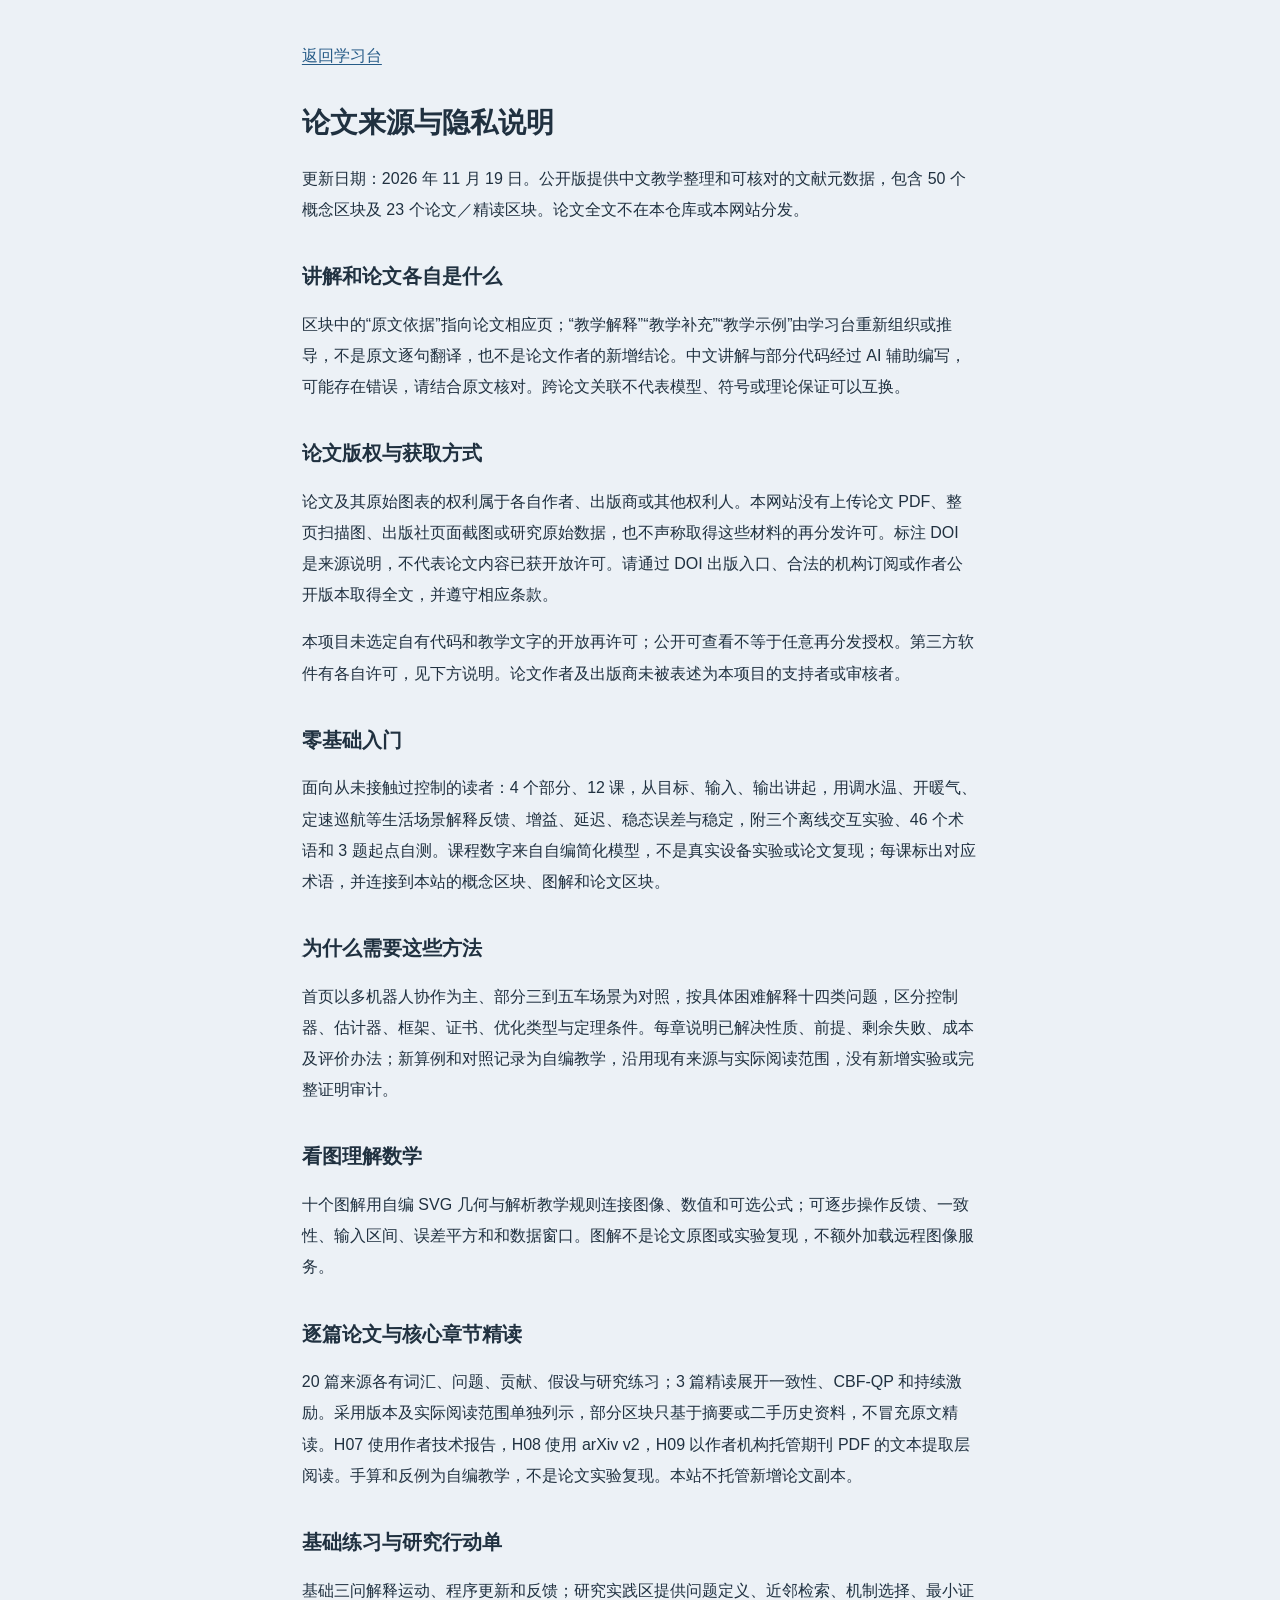
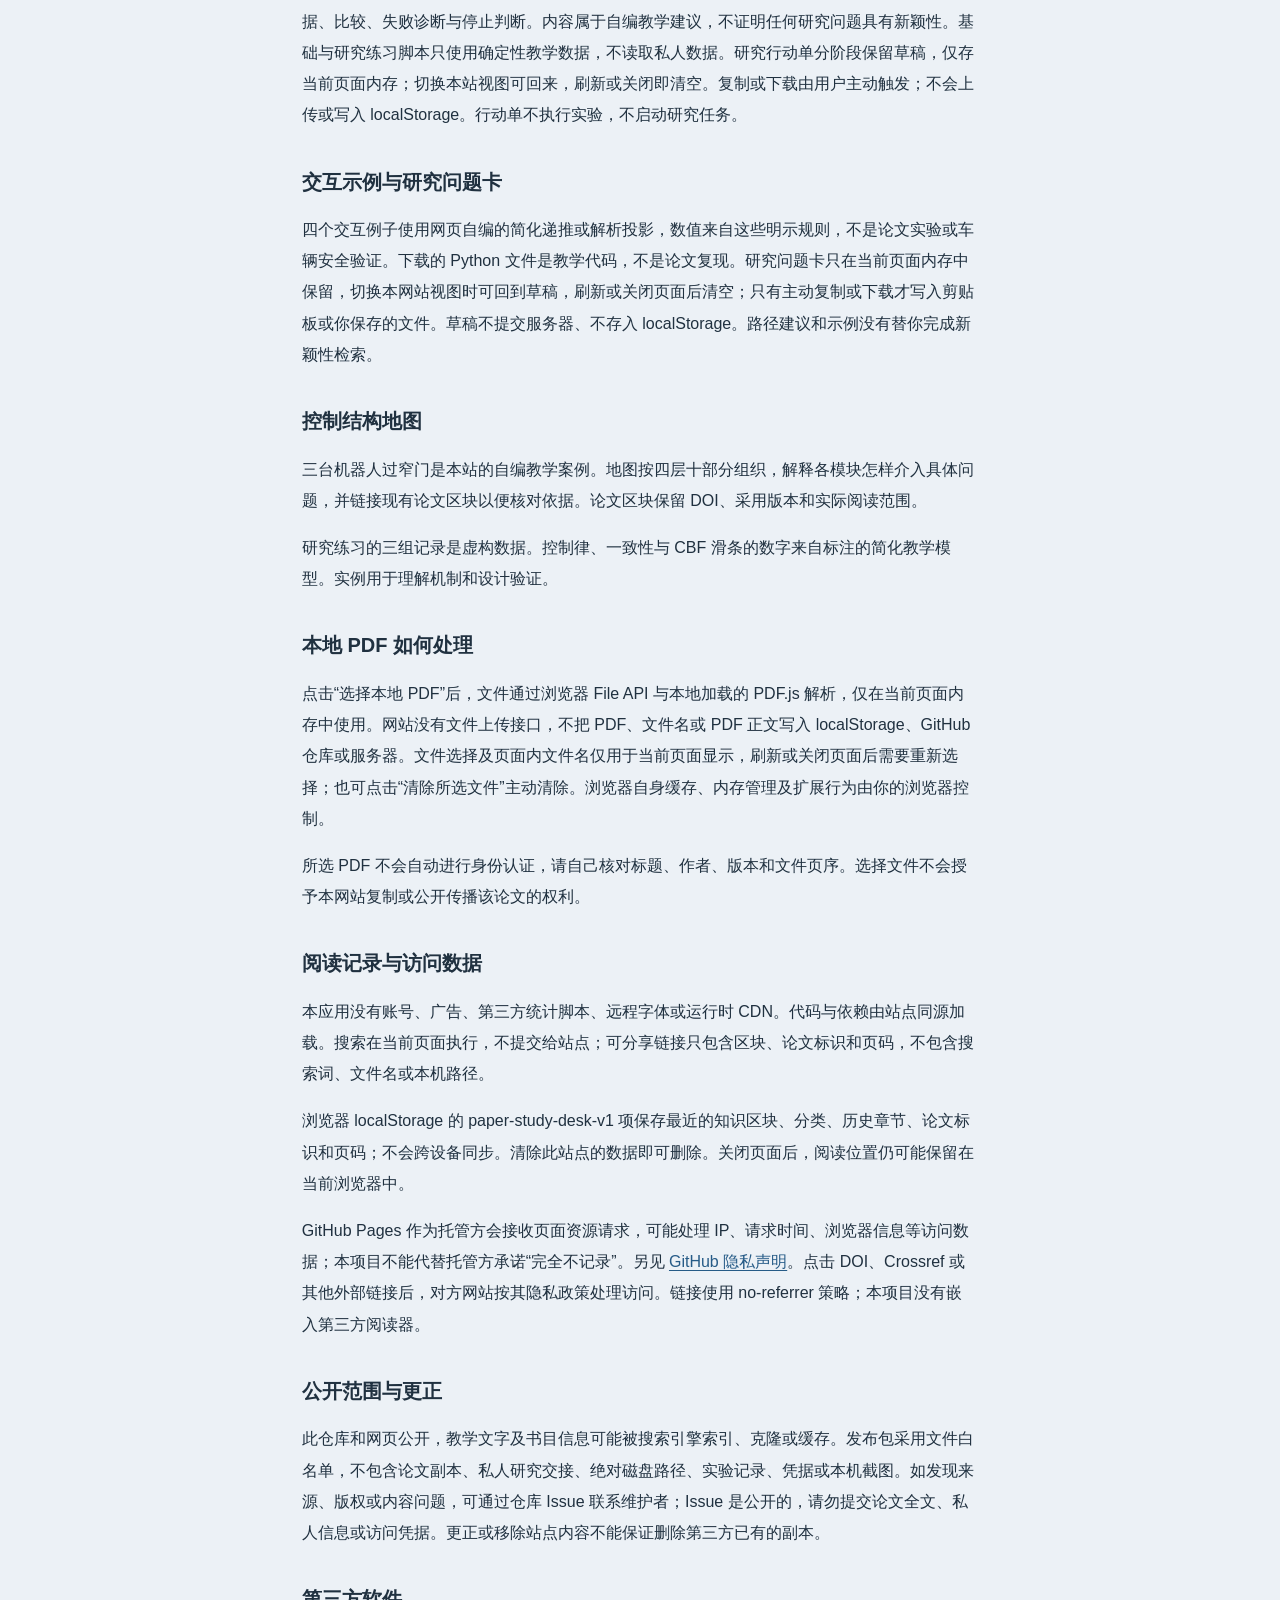
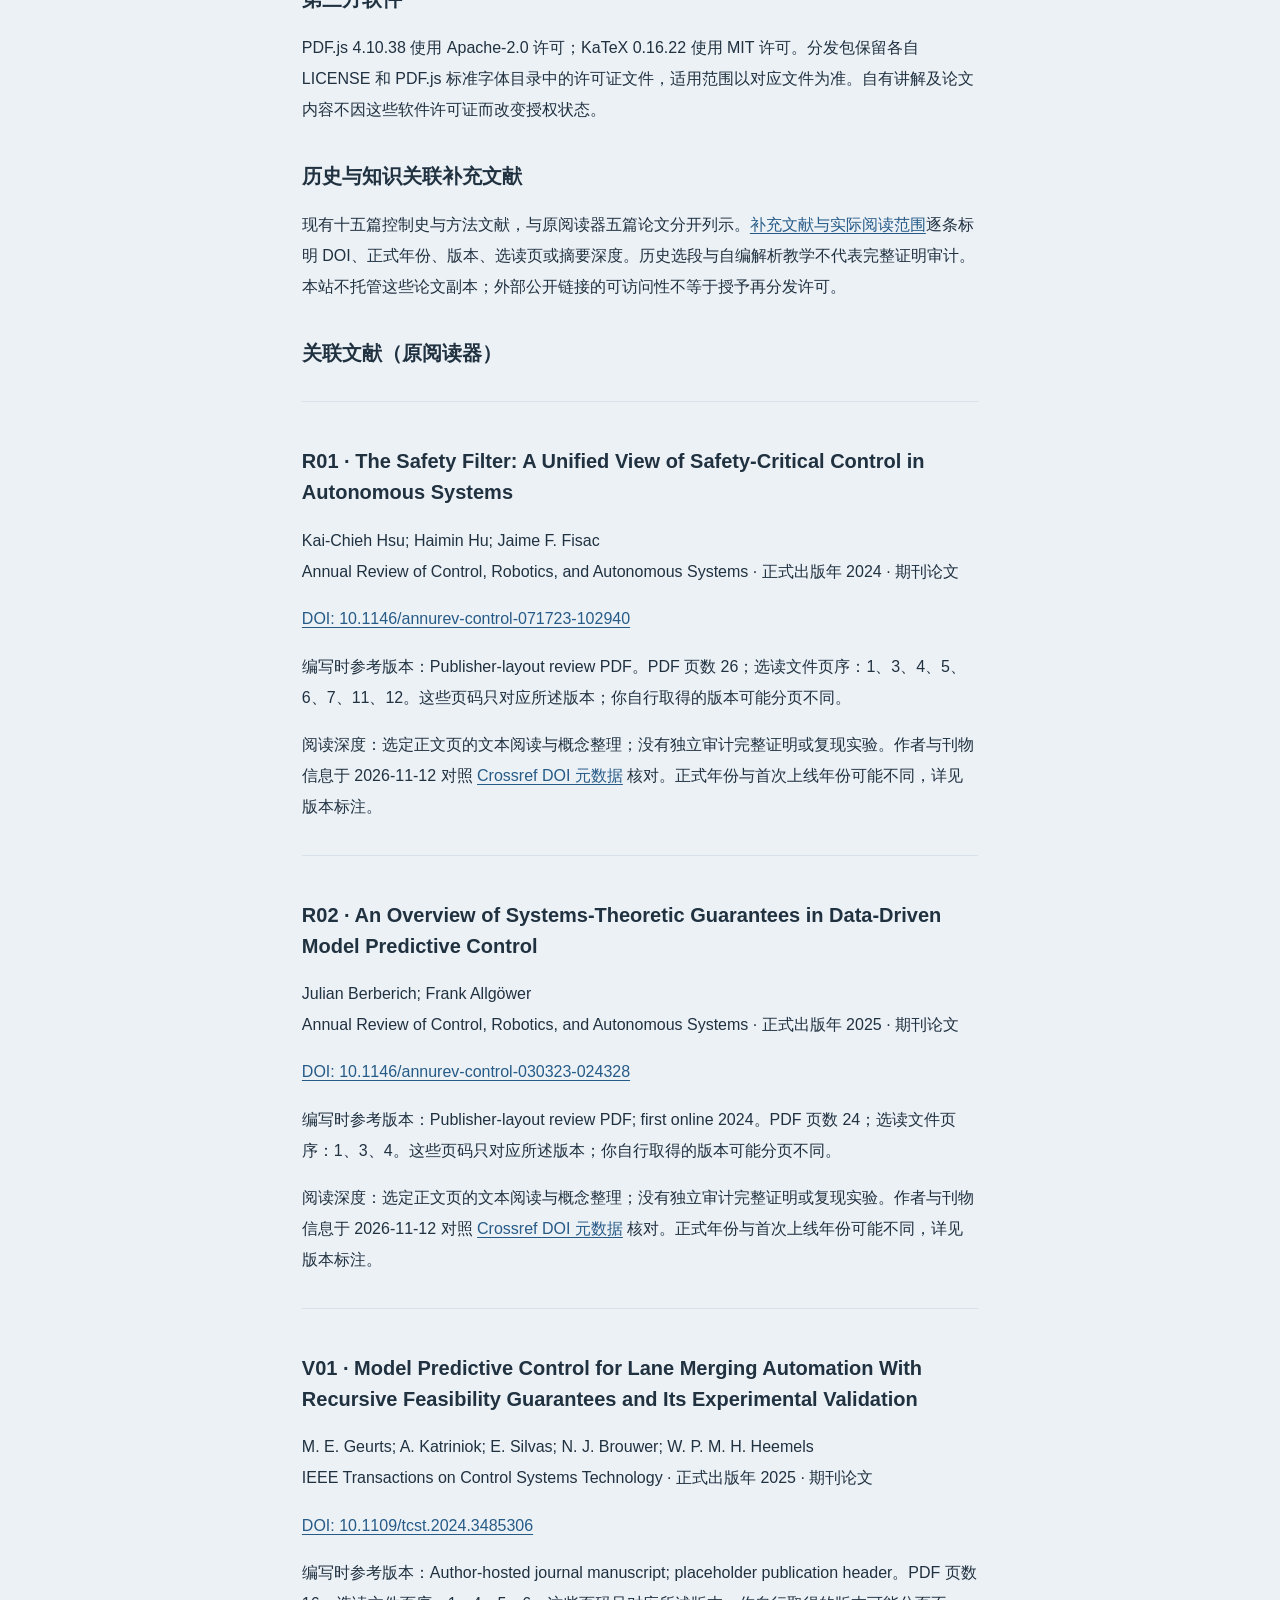
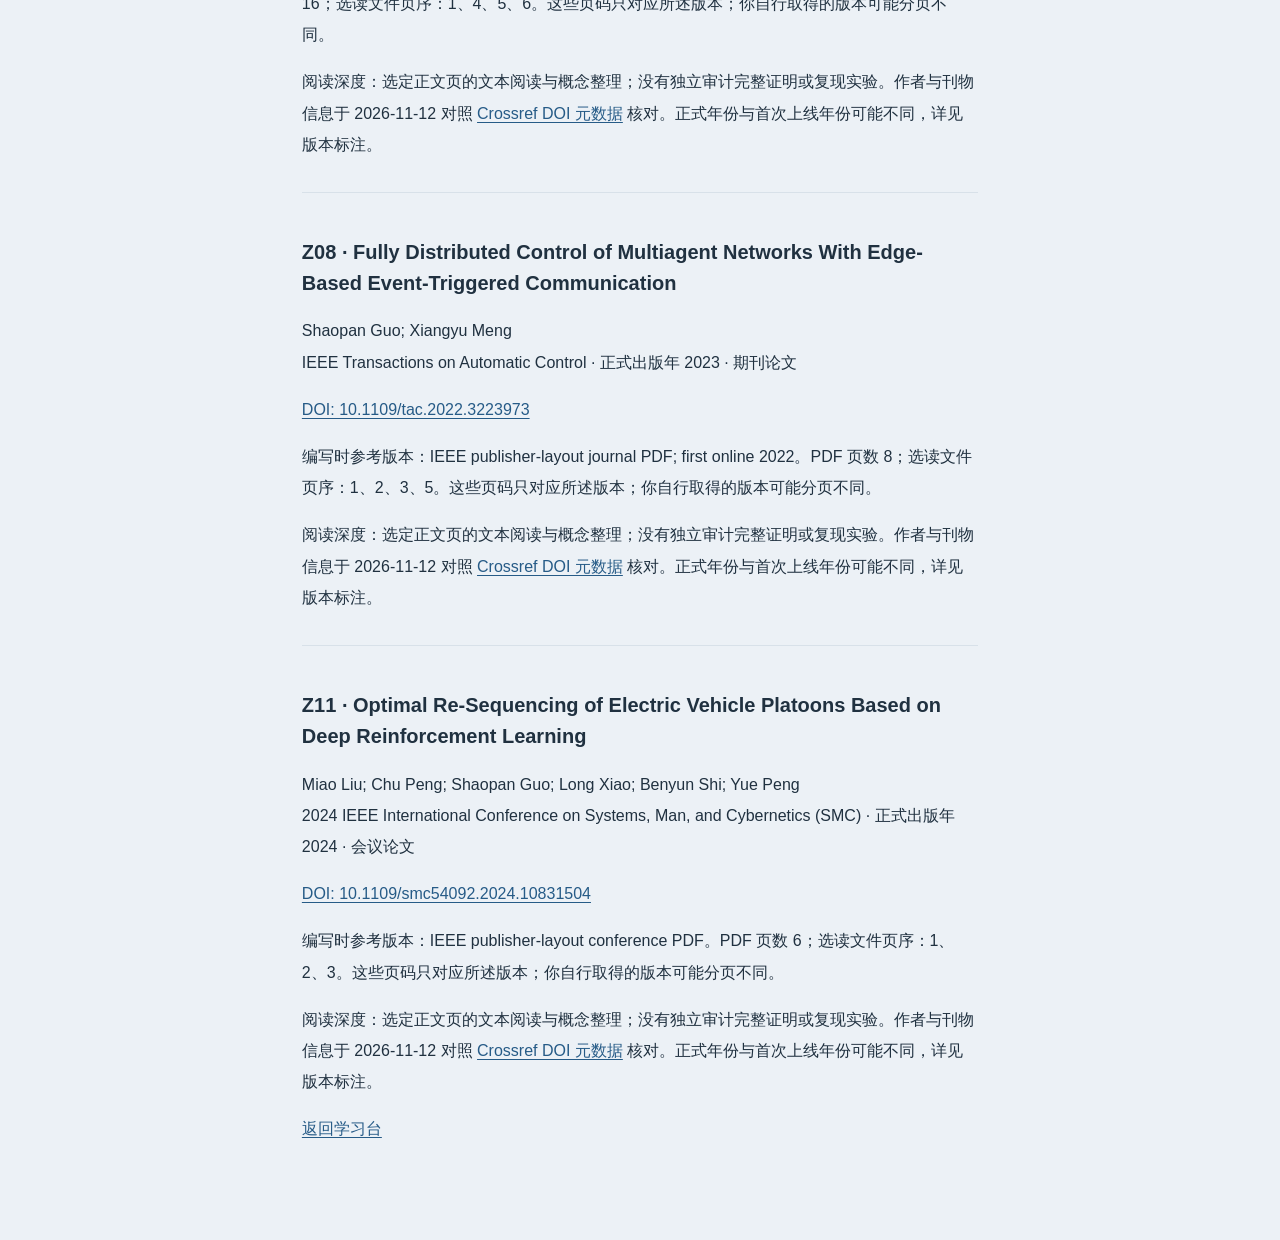
<file: docs/about.html>
<!doctype html><html lang="zh-CN"><head><meta charset="utf-8"><meta name="viewport" content="width=device-width,initial-scale=1"><meta name="referrer" content="no-referrer"><title>论文来源与隐私说明 · 论文学习台</title><link rel="stylesheet" href="./about.css"></head><body><main>
<nav><a href="./">返回学习台</a></nav><h1>论文来源与隐私说明</h1><p>更新日期：2026 年 11 月 19 日。公开版提供中文教学整理和可核对的文献元数据，包含 50 个概念区块及 23 个论文／精读区块。论文全文不在本仓库或本网站分发。</p>
<h2>讲解和论文各自是什么</h2><p>区块中的“原文依据”指向论文相应页；“教学解释”“教学补充”“教学示例”由学习台重新组织或推导，不是原文逐句翻译，也不是论文作者的新增结论。中文讲解与部分代码经过 AI 辅助编写，可能存在错误，请结合原文核对。跨论文关联不代表模型、符号或理论保证可以互换。</p>
<h2>论文版权与获取方式</h2><p>论文及其原始图表的权利属于各自作者、出版商或其他权利人。本网站没有上传论文 PDF、整页扫描图、出版社页面截图或研究原始数据，也不声称取得这些材料的再分发许可。标注 DOI 是来源说明，不代表论文内容已获开放许可。请通过 DOI 出版入口、合法的机构订阅或作者公开版本取得全文，并遵守相应条款。</p><p>本项目未选定自有代码和教学文字的开放再许可；公开可查看不等于任意再分发授权。第三方软件有各自许可，见下方说明。论文作者及出版商未被表述为本项目的支持者或审核者。</p>
<h2>零基础入门</h2><p>面向从未接触过控制的读者：4 个部分、12 课，从目标、输入、输出讲起，用调水温、开暖气、定速巡航等生活场景解释反馈、增益、延迟、稳态误差与稳定，附三个离线交互实验、46 个术语和 3 题起点自测。课程数字来自自编简化模型，不是真实设备实验或论文复现；每课标出对应术语，并连接到本站的概念区块、图解和论文区块。</p><h2>为什么需要这些方法</h2><p>首页以多机器人协作为主、部分三到五车场景为对照，按具体困难解释十四类问题，区分控制器、估计器、框架、证书、优化类型与定理条件。每章说明已解决性质、前提、剩余失败、成本及评价办法；新算例和对照记录为自编教学，沿用现有来源与实际阅读范围，没有新增实验或完整证明审计。</p><h2>看图理解数学</h2><p>十个图解用自编 SVG 几何与解析教学规则连接图像、数值和可选公式；可逐步操作反馈、一致性、输入区间、误差平方和和数据窗口。图解不是论文原图或实验复现，不额外加载远程图像服务。</p><h2>逐篇论文与核心章节精读</h2><p>20 篇来源各有词汇、问题、贡献、假设与研究练习；3 篇精读展开一致性、CBF-QP 和持续激励。采用版本及实际阅读范围单独列示，部分区块只基于摘要或二手历史资料，不冒充原文精读。H07 使用作者技术报告，H08 使用 arXiv v2，H09 以作者机构托管期刊 PDF 的文本提取层阅读。手算和反例为自编教学，不是论文实验复现。本站不托管新增论文副本。</p><h2>基础练习与研究行动单</h2><p>基础三问解释运动、程序更新和反馈；研究实践区提供问题定义、近邻检索、机制选择、最小证据、比较、失败诊断与停止判断。内容属于自编教学建议，不证明任何研究问题具有新颖性。基础与研究练习脚本只使用确定性教学数据，不读取私人数据。研究行动单分阶段保留草稿，仅存当前页面内存；切换本站视图可回来，刷新或关闭即清空。复制或下载由用户主动触发；不会上传或写入 localStorage。行动单不执行实验，不启动研究任务。</p><h2>交互示例与研究问题卡</h2><p>四个交互例子使用网页自编的简化递推或解析投影，数值来自这些明示规则，不是论文实验或车辆安全验证。下载的 Python 文件是教学代码，不是论文复现。研究问题卡只在当前页面内存中保留，切换本网站视图时可回到草稿，刷新或关闭页面后清空；只有主动复制或下载才写入剪贴板或你保存的文件。草稿不提交服务器、不存入 localStorage。路径建议和示例没有替你完成新颖性检索。</p><h2>控制结构地图</h2><p>三台机器人过窄门是本站的自编教学案例。地图按四层十部分组织，解释各模块怎样介入具体问题，并链接现有论文区块以便核对依据。论文区块保留 DOI、采用版本和实际阅读范围。</p><p>研究练习的三组记录是虚构数据。控制律、一致性与 CBF 滑条的数字来自标注的简化教学模型。实例用于理解机制和设计验证。</p><h2>本地 PDF 如何处理</h2><p>点击“选择本地 PDF”后，文件通过浏览器 File API 与本地加载的 PDF.js 解析，仅在当前页面内存中使用。网站没有文件上传接口，不把 PDF、文件名或 PDF 正文写入 localStorage、GitHub 仓库或服务器。文件选择及页面内文件名仅用于当前页面显示，刷新或关闭页面后需要重新选择；也可点击“清除所选文件”主动清除。浏览器自身缓存、内存管理及扩展行为由你的浏览器控制。</p><p>所选 PDF 不会自动进行身份认证，请自己核对标题、作者、版本和文件页序。选择文件不会授予本网站复制或公开传播该论文的权利。</p>
<h2>阅读记录与访问数据</h2><p>本应用没有账号、广告、第三方统计脚本、远程字体或运行时 CDN。代码与依赖由站点同源加载。搜索在当前页面执行，不提交给站点；可分享链接只包含区块、论文标识和页码，不包含搜索词、文件名或本机路径。</p><p>浏览器 localStorage 的 paper-study-desk-v1 项保存最近的知识区块、分类、历史章节、论文标识和页码；不会跨设备同步。清除此站点的数据即可删除。关闭页面后，阅读位置仍可能保留在当前浏览器中。</p><p>GitHub Pages 作为托管方会接收页面资源请求，可能处理 IP、请求时间、浏览器信息等访问数据；本项目不能代替托管方承诺“完全不记录”。另见 <a href="https://docs.github.com/en/site-policy/privacy-policies/github-privacy-statement" target="_blank" rel="noopener noreferrer">GitHub 隐私声明</a>。点击 DOI、Crossref 或其他外部链接后，对方网站按其隐私政策处理访问。链接使用 no-referrer 策略；本项目没有嵌入第三方阅读器。</p>
<h2>公开范围与更正</h2><p>此仓库和网页公开，教学文字及书目信息可能被搜索引擎索引、克隆或缓存。发布包采用文件白名单，不包含论文副本、私人研究交接、绝对磁盘路径、实验记录、凭据或本机截图。如发现来源、版权或内容问题，可通过仓库 Issue 联系维护者；Issue 是公开的，请勿提交论文全文、私人信息或访问凭据。更正或移除站点内容不能保证删除第三方已有的副本。</p>
<h2>第三方软件</h2><p>PDF.js 4.10.38 使用 Apache-2.0 许可；KaTeX 0.16.22 使用 MIT 许可。分发包保留各自 LICENSE 和 PDF.js 标准字体目录中的许可证文件，适用范围以对应文件为准。自有讲解及论文内容不因这些软件许可证而改变授权状态。</p>
<h2>历史与知识关联补充文献</h2><p>现有十五篇控制史与方法文献，与原阅读器五篇论文分开列示。<a href="./#view=history&amp;chapter=sources">补充文献与实际阅读范围</a>逐条标明 DOI、正式年份、版本、选读页或摘要深度。历史选段与自编解析教学不代表完整证明审计。本站不托管这些论文副本；外部公开链接的可访问性不等于授予再分发许可。</p><h2>关联文献（原阅读器）</h2><section id="R01"><h2>R01 · The Safety Filter: A Unified View of Safety-Critical Control in Autonomous Systems</h2>
<p>Kai-Chieh Hsu; Haimin Hu; Jaime F. Fisac<br>Annual Review of Control, Robotics, and Autonomous Systems · 正式出版年 2024 · 期刊论文</p>
<p><a href="https://doi.org/10.1146/annurev-control-071723-102940" target="_blank" rel="noopener noreferrer">DOI: 10.1146/annurev-control-071723-102940</a></p>
<p>编写时参考版本：Publisher-layout review PDF。PDF 页数 26；选读文件页序：1、3、4、5、6、7、11、12。这些页码只对应所述版本；你自行取得的版本可能分页不同。</p>
<p>阅读深度：选定正文页的文本阅读与概念整理；没有独立审计完整证明或复现实验。作者与刊物信息于 2026-11-12 对照 <a href="https://api.crossref.org/works/10.1146/annurev-control-071723-102940" target="_blank" rel="noopener noreferrer">Crossref DOI 元数据</a> 核对。正式年份与首次上线年份可能不同，详见版本标注。</p></section>
<section id="R02"><h2>R02 · An Overview of Systems-Theoretic Guarantees in Data-Driven Model Predictive Control</h2>
<p>Julian Berberich; Frank Allgöwer<br>Annual Review of Control, Robotics, and Autonomous Systems · 正式出版年 2025 · 期刊论文</p>
<p><a href="https://doi.org/10.1146/annurev-control-030323-024328" target="_blank" rel="noopener noreferrer">DOI: 10.1146/annurev-control-030323-024328</a></p>
<p>编写时参考版本：Publisher-layout review PDF; first online 2024。PDF 页数 24；选读文件页序：1、3、4。这些页码只对应所述版本；你自行取得的版本可能分页不同。</p>
<p>阅读深度：选定正文页的文本阅读与概念整理；没有独立审计完整证明或复现实验。作者与刊物信息于 2026-11-12 对照 <a href="https://api.crossref.org/works/10.1146/annurev-control-030323-024328" target="_blank" rel="noopener noreferrer">Crossref DOI 元数据</a> 核对。正式年份与首次上线年份可能不同，详见版本标注。</p></section>
<section id="V01"><h2>V01 · Model Predictive Control for Lane Merging Automation With Recursive Feasibility Guarantees and Its Experimental Validation</h2>
<p>M. E. Geurts; A. Katriniok; E. Silvas; N. J. Brouwer; W. P. M. H. Heemels<br>IEEE Transactions on Control Systems Technology · 正式出版年 2025 · 期刊论文</p>
<p><a href="https://doi.org/10.1109/tcst.2024.3485306" target="_blank" rel="noopener noreferrer">DOI: 10.1109/tcst.2024.3485306</a></p>
<p>编写时参考版本：Author-hosted journal manuscript; placeholder publication header。PDF 页数 16；选读文件页序：1、4、5、6。这些页码只对应所述版本；你自行取得的版本可能分页不同。</p>
<p>阅读深度：选定正文页的文本阅读与概念整理；没有独立审计完整证明或复现实验。作者与刊物信息于 2026-11-12 对照 <a href="https://api.crossref.org/works/10.1109/tcst.2024.3485306" target="_blank" rel="noopener noreferrer">Crossref DOI 元数据</a> 核对。正式年份与首次上线年份可能不同，详见版本标注。</p></section>
<section id="Z08"><h2>Z08 · Fully Distributed Control of Multiagent Networks With Edge-Based Event-Triggered Communication</h2>
<p>Shaopan Guo; Xiangyu Meng<br>IEEE Transactions on Automatic Control · 正式出版年 2023 · 期刊论文</p>
<p><a href="https://doi.org/10.1109/tac.2022.3223973" target="_blank" rel="noopener noreferrer">DOI: 10.1109/tac.2022.3223973</a></p>
<p>编写时参考版本：IEEE publisher-layout journal PDF; first online 2022。PDF 页数 8；选读文件页序：1、2、3、5。这些页码只对应所述版本；你自行取得的版本可能分页不同。</p>
<p>阅读深度：选定正文页的文本阅读与概念整理；没有独立审计完整证明或复现实验。作者与刊物信息于 2026-11-12 对照 <a href="https://api.crossref.org/works/10.1109/tac.2022.3223973" target="_blank" rel="noopener noreferrer">Crossref DOI 元数据</a> 核对。正式年份与首次上线年份可能不同，详见版本标注。</p></section>
<section id="Z11"><h2>Z11 · Optimal Re-Sequencing of Electric Vehicle Platoons Based on Deep Reinforcement Learning</h2>
<p>Miao Liu; Chu Peng; Shaopan Guo; Long Xiao; Benyun Shi; Yue Peng<br>2024 IEEE International Conference on Systems, Man, and Cybernetics (SMC) · 正式出版年 2024 · 会议论文</p>
<p><a href="https://doi.org/10.1109/smc54092.2024.10831504" target="_blank" rel="noopener noreferrer">DOI: 10.1109/smc54092.2024.10831504</a></p>
<p>编写时参考版本：IEEE publisher-layout conference PDF。PDF 页数 6；选读文件页序：1、2、3。这些页码只对应所述版本；你自行取得的版本可能分页不同。</p>
<p>阅读深度：选定正文页的文本阅读与概念整理；没有独立审计完整证明或复现实验。作者与刊物信息于 2026-11-12 对照 <a href="https://api.crossref.org/works/10.1109/smc54092.2024.10831504" target="_blank" rel="noopener noreferrer">Crossref DOI 元数据</a> 核对。正式年份与首次上线年份可能不同，详见版本标注。</p></section><p><a href="./">返回学习台</a></p></main></body></html>
</file>
<file: docs/about.css>
html{font-family:'Segoe UI','Microsoft YaHei',sans-serif;background:#ecf1f6;color:#203140}body{margin:0}main{max-width:76ch;margin:0 auto;padding:40px 24px 80px;line-height:1.95}a{color:#265b87;text-underline-offset:3px}a:focus-visible{outline:3px solid #558ec0;outline-offset:3px}h1{font-size:28px;line-height:1.45}h2{font-size:20px;margin-top:36px;line-height:1.55}section{padding-top:8px;border-top:1px solid #d8e1e9;margin-top:32px}p{overflow-wrap:anywhere}nav{margin-bottom:32px}
</file>
